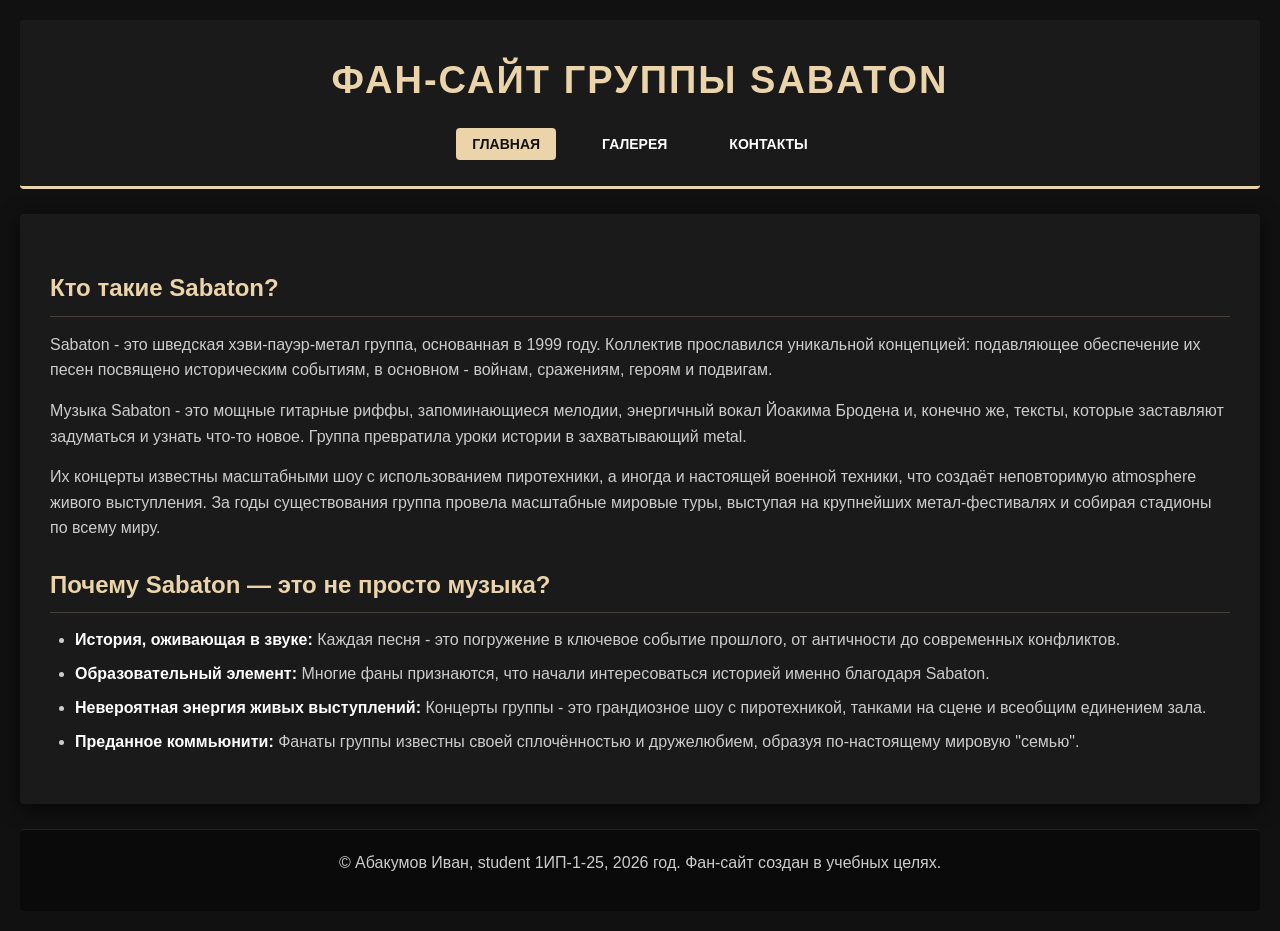
<file: index.html>
<!DOCTYPE html>
<html lang="ru">
<head>
    <meta charset="UTF-8">
    <meta name="viewport" content="width=device-width, initial-scale=1.0">
    <title>Sabaton | Фан-сайт</title>
    <link rel="stylesheet" href="style.css">  
</head>
<body>

    <header class="flex-header">
        <h1>Фан-сайт группы SABATON</h1>
        
        <nav>
            <ul>
                <li><a href="index.html" class="active">Главная</a></li>
                <li><a href="gallery.html">Галерея</a></li>
                <li><a href="contacts.html">Контакты</a></li>
            </ul>
        </nav>
    </header>

    <main>
        <section>
            <h2>Кто такие Sabaton?</h2>
            
            <p>Sabaton - это шведская хэви-пауэр-метал группа, основанная в 1999 году. Коллектив прославился уникальной концепцией: подавляющее обеспечение их песен посвящено историческим событиям, в основном - войнам, сражениям, героям и подвигам.</p>
            <p>Музыка Sabaton - это мощные гитарные риффы, запоминающиеся мелодии, энергичный вокал Йоакима Бродена и, конечно же, тексты, которые заставляют задуматься и узнать что-то новое. Группа превратила уроки истории в захватывающий metal.</p>
            <p>Их концерты известны масштабными шоу с использованием пиротехники, а иногда и настоящей военной техники, что создаёт неповторимую atmosphere живого выступления. За годы существования группа провела масштабные мировые туры, выступая на крупнейших метал-фестивалях и собирая стадионы по всему миру.</p>

            <h2>Почему Sabaton — это не просто музыка?</h2>
            
            <ul>
                <li><strong>История, оживающая в звуке:</strong> Каждая песня - это погружение в ключевое событие прошлого, от античности до современных конфликтов.</li>
                <li><strong>Образовательный элемент:</strong> Многие фаны признаются, что начали интересоваться историей именно благодаря Sabaton.</li>
                <li><strong>Невероятная энергия живых выступлений:</strong> Концерты группы - это грандиозное шоу с пиротехникой, танками на сцене и всеобщим единением зала.</li>
                <li><strong>Преданное коммьюнити:</strong> Фанаты группы известны своей сплочённостью и дружелюбием, образуя по-настоящему мировую "семью".</li>
            </ul>
        </section>
    </main>

    <footer>
        <p>© Абакумов Иван, student 1ИП-1-25, 2026 год. Фан-сайт создан в учебных целях.</p>
    </footer>

</body>
</html>
</file>
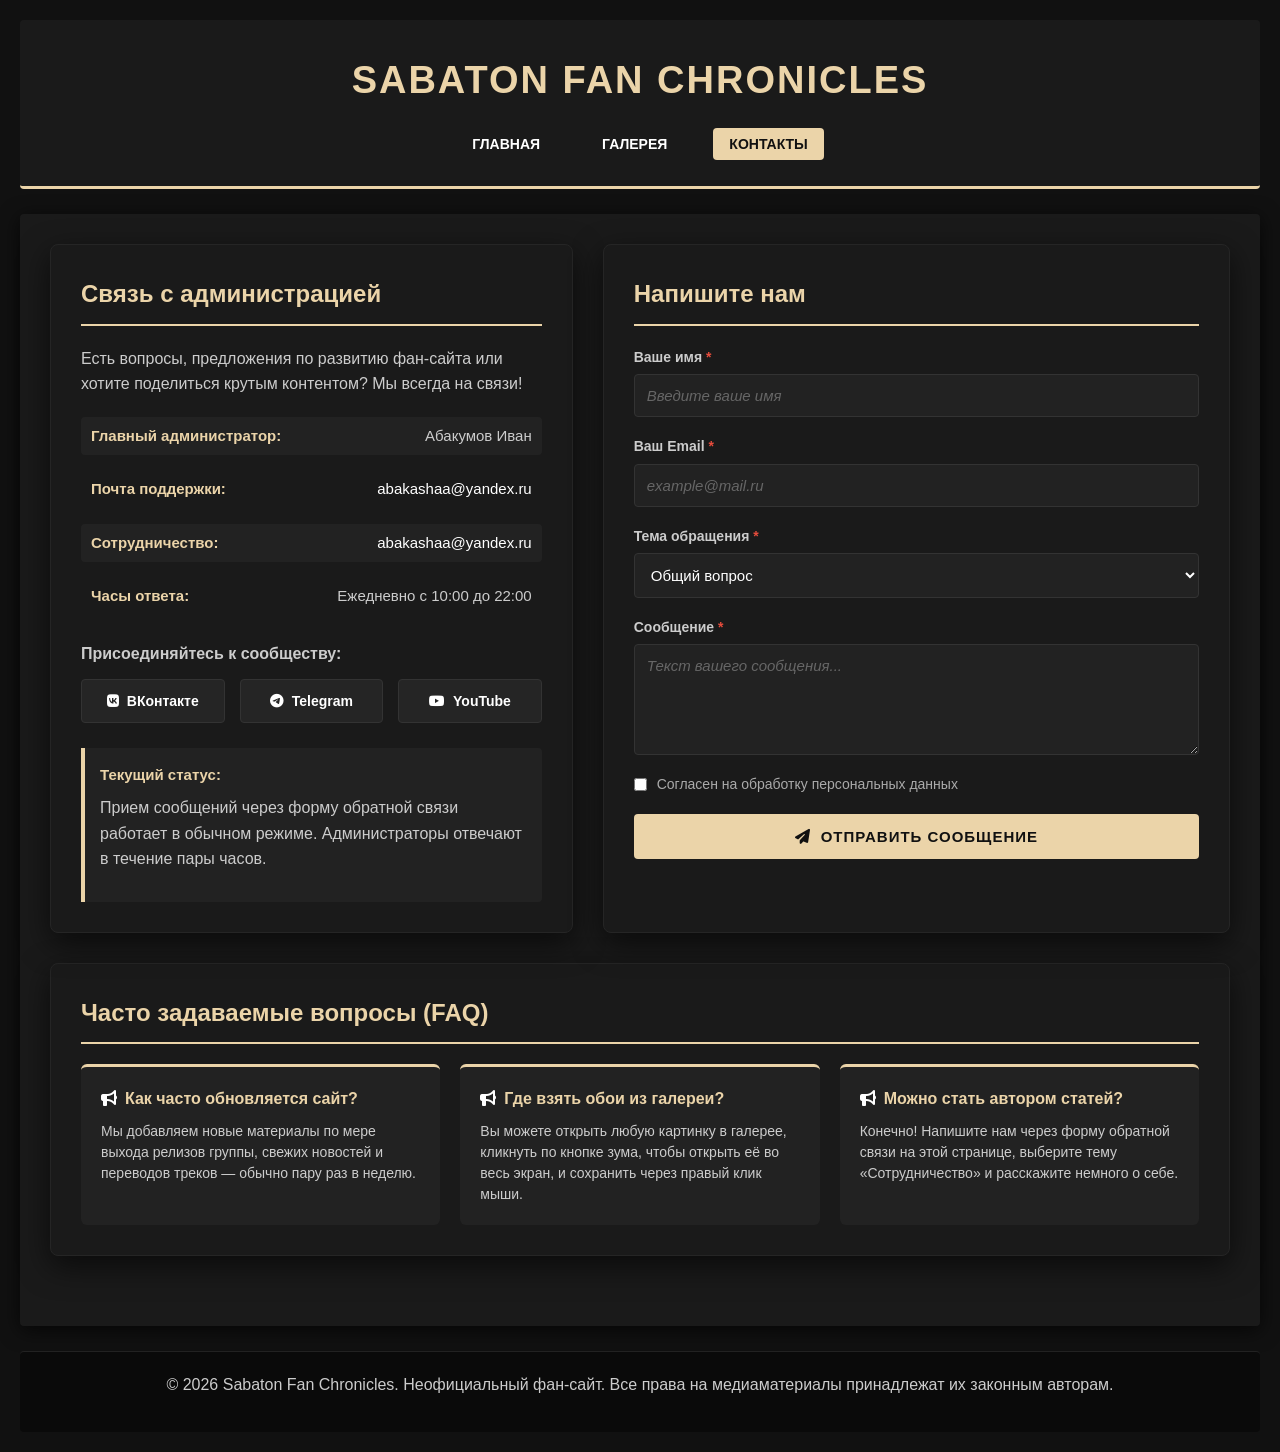
<file: contacts.html>
<!DOCTYPE html>
<html lang="ru">
<head>
    <meta charset="UTF-8">
    <meta name="viewport" content="width=device-width, initial-scale=1.0">
    <title>Контакты — Фан-сайт Sabaton</title>
    <link rel="stylesheet" href="https://cdnjs.cloudflare.com/ajax/libs/font-awesome/6.4.0/css/all.min.css">
    <link rel="stylesheet" href="style.css">
</head>
<body>

    <header class="flex-header">
        <h1>Sabaton Fan Chronicles</h1>
        <nav>
            <ul>
                <li><a href="index.html">Главная</a></li>
                <li><a href="gallery.html">Галерея</a></li>
                <li><a href="contacts.html" class="active">Контакты</a></li>
            </ul>
        </nav>
    </header>

    <main>
        <div class="contacts-container">
            
            <div class="contacts-info-block">
                <h2>Связь с администрацией</h2>
                <p>Есть вопросы, предложения по развитию фан-сайта или хотите поделиться крутым контентом? Мы всегда на связи!</p>
                
                <ul class="contacts-list">
                    <li><strong>Главный администратор:</strong> <span>Абакумов Иван</span></li>
                    <li><strong>Почта поддержки:</strong> <a href="mailto:abakashaa@yandex.ru">abakashaa@yandex.ru</a></li>
                    <li><strong>Сотрудничество:</strong> <a href="mailto:abakashaa@yandex.ru">abakashaa@yandex.ru</a></li>
                    <li><strong>Часы ответа:</strong> <span>Ежедневно с 10:00 до 22:00</span></li>
                </ul>

                <div class="social-links-block">
                    <h3>Присоединяйтесь к сообществу:</h3>
                    <div class="social-grid social-flex-container">
                        
                        <a href="https://vk.com/sabatonclub" class="social-item" target="_blank" rel="noopener noreferrer">
                            <i class="fab fa-vk"></i> ВКонтакте
                        </a>
                        
                        <a href="https://t.me/sabatonHQ" class="social-item" target="_blank" rel="noopener noreferrer">
                            <i class="fab fa-telegram-plane"></i> Telegram
                        </a>
                        
                        <a href="https://www.youtube.com/@Sabaton" class="social-item" target="_blank" rel="noopener noreferrer">
                            <i class="fab fa-youtube"></i> YouTube
                        </a>
                        
                    </div>
                </div>
                
                <div class="status-block">
                    <h3>Текущий статус:</h3>
                    <p>Прием сообщений через форму обратной связи работает в обычном режиме. Администраторы отвечают в течение пары часов.</p>
                </div>
            </div>

            <div class="contacts-form-block">
                <h2>Напишите нам</h2>
                <form class="feedback-form" action="#" method="POST">
                    
                    <div class="form-group">
                        <label for="user-name">Ваше имя</label>
                        <input type="text" id="user-name" name="name" placeholder="Введите ваше имя" required>
                    </div>

                    <div class="form-group">
                        <label for="user-email">Ваш Email</label>
                        <input type="email" id="user-email" name="email" placeholder="example@mail.ru" required>
                    </div>

                    <div class="form-group">
                        <label for="msg-subject">Тема обращения</label>
                        <select id="msg-subject" name="subject">
                            <option value="general">Общий вопрос</option>
                            <option value="content">Предложить контент/трек</option>
                            <option value="bug">Ошибка на сайте</option>
                            <option value="coop">Сотрудничество</option>
                        </select>
                    </div>

                    <div class="form-group">
                        <label for="user-message">Сообщение</label>
                        <textarea id="user-message" name="message" rows="5" placeholder="Текст вашего сообщения..." required></textarea>
                    </div>

                    <div class="form-checkbox">
                        <input type="checkbox" id="user-agreement" name="agreement" required>
                        <label for="user-agreement">Согласен на обработку персональных данных</label>
                    </div>

                    <button type="submit" class="submit-form-btn">
                        <i class="fas fa-paper-plane"></i> Отправить сообщение
                    </button>
                    
                </form>
            </div>

        </div>

        <div class="faq-container">
            <h2>Часто задаваемые вопросы (FAQ)</h2>
            <div class="faq-wrapper faq-flex-container">
                
                <div class="faq-item">
                    <h3 class="faq-question">Как часто обновляется сайт?</h3>
                    <p class="faq-answer">Мы добавляем новые материалы по мере выхода релизов группы, свежих новостей и переводов треков — обычно пару раз в неделю.</p>
                </div>

                <div class="faq-item">
                    <h3 class="faq-question">Где взять обои из галереи?</h3>
                    <p class="faq-answer">Вы можете открыть любую картинку в галерее, кликнуть по кнопке зума, чтобы открыть её во весь экран, и сохранить через правый клик мыши.</p>
                </div>

                <div class="faq-item">
                    <h3 class="faq-question">Можно стать автором статей?</h3>
                    <p class="faq-answer">Конечно! Напишите нам через форму обратной связи на этой странице, выберите тему «Сотрудничество» и расскажите немного о себе.</p>
                </div>

            </div>
        </div>
    </main>

    <footer>
        <p>&copy; 2026 Sabaton Fan Chronicles. Неофициальный фан-сайт. Все права на медиаматериалы принадлежат их законным авторам.</p>
    </footer>

    <script>
        document.querySelector('.feedback-form').addEventListener('submit', function(event) {
            event.preventDefault();
            alert('Успешно! Ваше письмо отправлено администрации сайта.');
            this.reset();
        });
    </script>
</body>
</html>
</file>
<file: style.css>
/* ==========================================================================
   1. СБРОС СТИЛЕЙ И БАЗОВЫЕ НАСТРОЙКИ (ПРАКТИЧЕСКАЯ №2 / №5)
   ========================================================================== */

/* Глобальный сброс отступов для всех элементов на странице. 
   box-sizing: border-box гарантирует, что внутренние отступы (padding) и рамки (border) 
   будут входить в общую ширину элемента, предотвращая поломку верстки. */
* {
    margin: 0;
    padding: 0;
    box-sizing: border-box; 
}

/* Базовые стили для всего документа: шрифт без засечек, 
   общий глубокий темный фон сайта, белый цвет текста и комфортная высота строк. */
body {
    font-family: 'Segoe UI', Tahoma, Verdana, sans-serif;
    background-color: #111111; 
    color: white; 
    line-height: 1.6;
    padding: 20px;
}

/* Псевдоэлемент ::selection отвечает за то, как выглядит текст, 
   когда пользователь выделяет его мышкой. Задает фирменный золотой фон и темные буквы. */
::selection {
    background-color: #ebd4a9;
    color: #111111;
}


/* ==========================================================================
   2. ШАПКА САЙТА И МЕНЮ НАВИГАЦИИ (МОДЕРНИЗАЦИЯ ПО ТЗ №5: FLEXBOX)
   ========================================================================== */

/* Блок шапки сайта. display: flex переводит элемент в режим Flexbox-контейнера.
   flex-direction: column выстраивает заголовок H1 и меню вертикально друг под другом.
   align-items: center выравнивает их строго по центру экрана, а gap создает отступ между ними. */
header {
    background-color: #1a1a1a;
    color: #ebd4a9; 
    padding: 30px 20px;
    text-align: center;
    border-radius: 4px;
    margin-bottom: 25px;
    border-bottom: 3px solid #ebd4a9;

    display: flex;
    flex-direction: column;
    align-items: center;
    gap: 20px;
}

/* Крупный заголовок сайта. text-transform: uppercase делает все буквы заглавными, 
   а letter-spacing раздвигает буквы на 2 пикселя для лучшей читаемости. */
header h1 {
    font-size: 38px;
    text-transform: uppercase;
    letter-spacing: 2px;
    margin: 0; 
}

/* Навигационный контейнер, занимающий всю доступную ширину. */
nav {
    width: 100%;
}

/* Список ссылок меню, переведенный на Flexbox. 
   justify-content: center распределяет пункты меню по центру горизонтальной оси.
   flex-wrap: wrap позволяет пунктам аккуратно переноситься на новую строку на мобильных телефонах.
   gap: 10px 30px задает гибкие отступы между строками и кнопками меню. */
nav ul {
    list-style-type: none;
    display: flex;
    justify-content: center; 
    align-items: center;
    flex-wrap: wrap; 
    gap: 10px 30px; 
}

nav ul li {
    margin: 0; 
}

/* Оформление ссылок в меню: убирается подчеркивание (text-decoration: none),
   задается жирность и внутренние отступы для формирования красивой кликабельной области.
   transition: all 0.3s плавность изменения цвета при наведении. */
nav ul li a {
    color: white;
    text-decoration: none;
    font-weight: bold;
    text-transform: uppercase;
    font-size: 14px;
    padding: 8px 16px;
    transition: all 0.3s ease;
}

/* Псевдокласс :hover (наведение курсора) и класс .active (для кнопки текущей страницы).
   При срабатывании окрашивают кнопку меню в золотой цвет, а текст делают темным. */
nav ul li a:hover, 
nav ul li a.active {
    background-color: #ebd4a9;
    color: #111111;
    border-radius: 4px;
}


/* ==========================================================================
   3. ОБЩИЕ СТИЛИ СТРАНИЦ (ГЛАВНАЯ И КОНТЕЙНЕРЫ)
   ========================================================================== */

/* Основной контейнер контента страницы. Задан темно-серый фон, внутренние отступы,
   скругление углов и мягкая тень (box-shadow) для визуального отделения от общего фона. */
main {
    background-color: #1a1a1a;
    padding: 30px;
    border-radius: 4px;
    box-shadow: 0 4px 20px rgba(0, 0, 0, 0.7);
    margin-bottom: 25px;
}

/* Подзаголовки разделов. Выделены золотым цветом, имеют нижнюю полупрозрачную рамку 
   (border-bottom), играющую роль стильного декоративного разделителя текста. */
h2 {
    color: #ebd4a9;
    font-size: 24px;
    margin: 25px 0 15px 0;
    padding-bottom: 8px;
    border-bottom: 1px solid rgba(235, 212, 169, 0.2);
}

/* Обычный текст параграфов на сайте. Сделан светло-серым (#cccccc) для снижения нагрузки на глаза. */
p {
    color: #cccccc;
    margin-bottom: 15px;
    font-size: 16px;
}

/* Внутренние маркированные списки на страницах. Смещаются вправо (margin-left) для красивой иерархии. */
main ul {
    margin-left: 25px;
    margin-bottom: 20px;
}

main ul li {
    color: #cccccc;
    margin-bottom: 10px;
    line-height: 1.5;
}

/* Выделение важного текста внутри списков чисто белым цветом. */
main ul li strong {
    color: white;
}

/* Подвал сайта (футер). Текст отцентрован, уменьшен, сделан темно-серым, 
   чтобы не отвлекать внимание, и отделен тонкой серой полосой сверху. */
footer {
    background-color: #0a0a0a;
    color: #666666;
    text-align: center;
    padding: 20px;
    border-radius: 4px;
    font-size: 13px;
    border-top: 1px solid #222222;
}


/* ==========================================================================
   4. ПРАКТИЧЕСКАЯ РАБОТА №3 И №5: СТИЛИ ДЛЯ СЕТКИ ГАЛЕРЕИ И КАРТОЧЕК
   ========================================================================== */

/* Ограничитель максимальной ширины галереи в 1200 пикселей, отцентрированный на экране. */
.gallery-container {
    max-width: 1200px;
    margin: 0 auto;
    padding: 10px 0;
}

/* Общие стили для панелей фильтрации и управления: рамка, фон, внутренние отступы. */
.controls-panel, 
.filters {
    background: #1a1a1a;
    padding: 15px 20px;
    border-radius: 4px;
    margin-bottom: 20px;
    border: 1px solid #252525;
}

/* Панель управления (счетчики и переключатели). Построена на CSS Grid: 
   первая колонка со статистикой забирает все свободное место (1fr), кнопки встают справа (auto). */
.controls-panel {
    display: grid;
    grid-template-columns: 1fr auto;
    gap: 20px;
    align-items: center;
}

/* Блок со счетчиками. Элементы выстраиваются в ряд с помощью Flexbox. */
.stats {
    display: flex;
    gap: 20px;
    flex-wrap: wrap;
}

/* Плашки счетчиков количества фото и общего числа лайков. 
   Стильная золотая полоса слева (border-left) визуально выделяет данные. */
.stat-item {
    background: #222222;
    padding: 10px 15px;
    border-radius: 4px;
    border-left: 3px solid #ebd4a9;
    font-size: 14px;
}

/* Выделение самих цифр в статистике золотым цветом и жирным начертанием. */
#image-counter, 
#total-likes {
    font-weight: bold;
    color: #ebd4a9;
}

/* Контейнер кнопок «Сетка» и «Список». Выстраивает кнопки горизонтально через Flexbox. */
.view-controls {
    display: flex;
    gap: 10px;
}

/* Стили обычных кнопок переключения вида и фильтров: темные, со скруглением и курсором-указателем. */
.view-btn, 
.filter-btn {
    background: #222222;
    color: #cccccc;
    border: 1px solid #333;
    padding: 8px 14px;
    border-radius: 4px;
    cursor: pointer;
    transition: all 0.3s;
    font-size: 13px;
}

/* Активное состояние кнопок или состояние при наведении мыши. 
   Кнопки плавно окрашиваются в фирменное золото, а текст становится черным. */
.view-btn.active, 
.view-btn:hover, 
.filter-btn.active, 
.filter-btn:hover {
    background: #ebd4a9;
    color: #111111;
    border-color: #ebd4a9;
}

.filters h3 {
    color: #ebd4a9;
    font-size: 14px;
    margin-bottom: 10px;
    text-transform: uppercase;
}

/* Горизонтальный ряд кнопок фильтров категорий на Flexbox. */
.filter-buttons {
    display: flex;
    gap: 10px;
    flex-wrap: wrap;
}

/* РЕАЛИЗАЦИЯ CSS GRID ДЛЯ СЕТКИ ГАЛЕРЕИ (Практическая №3).
   grid-template-columns: repeat(auto-fill, minmax(300px, 1fr)) автоматически 
   рассчитывает и заполняет экран колонками карточек. Ширина колонки никогда не упадет 
   ниже 300px, а если место позволяет, они будут равномерно растягиваться (1fr). */
.gallery-grid {
    display: grid;
    grid-template-columns: repeat(auto-fill, minmax(300px, 1fr));
    gap: 25px;
    margin-bottom: 40px;
}

/* Сама карточка картинки. Переведена на вертикальный Flexbox (flex-direction: column).
   height: 100% заставляет все карточки в одном ряду Grid-сетки быть строго одинаковой высоты.
   animation запускает плавное появление карточек при загрузке. */
.image-card {
    background: #1a1a1a;
    border-radius: 6px;
    overflow: hidden;
    border: 1px solid #252525;
    box-shadow: 0 4px 12px rgba(0,0,0,0.6);
    transition: all 0.3s ease;
    
    display: flex;
    flex-direction: column;
    height: 100%;
    animation: fadeIn 0.4s ease-out forwards;
}

/* Контейнер внутри карточки, где лежит картинка. overflow: hidden обрезает 
   края изображения, когда оно увеличивается от ховер-эффекта. */
.card-image {
    position: relative;
    width: 100%;
    height: 220px;
    overflow: hidden;
    background: #050505;
}

/* Обычное состояние картинки. filter делает её изначально чуть затененной 
   и убирает 15% цветности для создания сурового стиля. transition отвечает за плавность ховера. */
.gallery-img {
    width: 100%;
    height: 100%;
    object-fit: cover;
    transition: transform 0.4s ease, filter 0.4s ease;
    filter: grayscale(15%) brightness(90%);
}

/* ЭФФЕКТ НАВЕДЕНИЯ МЫШИ НА КАРТОЧКУ (Любимый вопрос преподавателей!)
   Карточка слегка приподнимается вверх (translateY), рамка подсвечивается золотом, 
   а тень вокруг становится глубже и приобретает золотистый оттенок. */
.image-card:hover {
    transform: translateY(-4px);
    border-color: #ebd4a9;
    box-shadow: 0 8px 20px rgba(235, 212, 169, 0.15);
}

/* ЭФФЕКТ ДЛЯ САМОЙ КАРТИНКИ ПРИ НАВЕДЕНИИ НА КАРТОЧКУ.
   Изображение плавно масштабируется (увеличивается на 4% за счет scale) 
   и возвращает себе 100% сочных цветов и яркости (grayscale 0%, brightness 100%). */
.image-card:hover .gallery-img {
    transform: scale(1.04);
    filter: grayscale(0%) brightness(100%);
}

/* Плашка с кнопками Лайка и Увеличения, расположенная поверх правого верхнего угла картинки. 
   Изначально она полностью прозрачна (opacity: 0). Кнопки внутри выстроены по горизонтали через Flexbox. */
.image-overlay {
    position: absolute;
    top: 12px;
    right: 12px;
    display: flex;
    gap: 8px;
    opacity: 0;
    transition: opacity 0.3s ease;
}

/* При наведении мыши на карточку плашка с кнопками плавно становится видимой (opacity: 1). */
.image-card:hover .image-overlay {
    opacity: 1;
}

/* Базовый стиль кнопок лайка и зума: полупрозрачный черный фон с эффектом размытия 
   стекла позади (backdrop-filter: blur), чтобы они четко читались на любом изображении. */
.like-btn, 
.zoom-btn {
    background: rgba(17, 17, 17, 0.85);
    color: white;
    border: 1px solid #333;
    height: 36px;
    border-radius: 4px;
    cursor: pointer;
    display: flex;
    align-items: center;
    justify-content: center;
    font-size: 13px;
    transition: all 0.2s;
    backdrop-filter: blur(3px);
}

.like-btn {
    padding: 0 12px;
}

.zoom-btn {
    width: 36px;
}

/* Если по кнопке лайка кликнули (класс .liked добавляется через JS) или на нее навели мышь — 
   она окрашивается в сочный красный армейский цвет (#e74c3c). */
.like-btn:hover, 
.like-btn.liked {
    background: #e74c3c;
    color: white;
    border-color: #e74c3c;
}

/* Ховер кнопки увеличения (лупы): окрашивание в золото. */
.zoom-btn:hover {
    background: #ebd4a9;
    color: #111111;
    border-color: #ebd4a9;
}

/* Меняет начертание иконки сердца на полностью залитое, когда лайк активен. */
.like-btn.liked i {
    font-weight: 900;
}

.like-count {
    font-weight: bold;
    margin-left: 5px;
}

/* Текстовый блок внутри карточки. display: flex с flex-direction: column делают его 
   внутренним флекс-контейнером. flex-grow: 1 заставляет блок занимать все оставшееся место по вертикали.
   justify-content: space-between раздвигает элементы: тексты прижимаются к верху, а нижняя часть — к низу.
   Благодаря этому кнопки и даты во всех карточках всегда выстроены по одной ровной линии! */
.card-content {
    padding: 18px;
    display: flex;
    flex-direction: column;
    flex-grow: 1;
    justify-content: space-between; 
}

/* Дополнительный контейнер для заголовка, даты и описания, удерживающий их вместе. */
.card-text-wrapper {
    margin-bottom: 12px;
}

.image-title {
    color: #ebd4a9;
    font-size: 18px;
    margin-bottom: 5px;
    text-transform: uppercase;
}

.image-date {
    color: #777777;
    font-size: 12px;
    margin-bottom: 10px;
}

.image-description {
    color: #cccccc;
    font-size: 14px;
    line-height: 1.5;
}

/* Важнейший вспомогательный класс. Используется в JavaScript для мгновенного 
   скрытия карточек, не подходящих под выбранный фильтр (категорию). */
.hidden {
    display: none !important;
}

/* Ключевые кадры анимации плавного появления карточек (смещение снизу вверх с проявлением прозрачности). */
@keyframes fadeIn {
    from {
        opacity: 0;
        transform: translateY(10px);
    }
    to {
        opacity: 1;
        transform: translateY(0);
    }
}

/* МОДИФИКАТОР РЕЖИМА ПОКАЗА «СПИСОК» (Практическая №3).
   Включается через JS. Отменяет многоколоночную сетку, выстраивая карточки строго в 1 колонку. */
.gallery-grid.list-layout {
    grid-template-columns: 1fr !important;
    gap: 20px;
}

/* Карточка в режиме списка перестраивает направление осей Flexbox (flex-direction: row).
   Теперь картинка встает СЛЕВА, а текстовый контент — СПРАВА. */
.gallery-grid.list-layout .image-card {
    flex-direction: row !important; 
    align-items: stretch;
    width: 100%;
}

/* Фиксирует ширину картинки в режиме горизонтального списка, чтобы она не сжималась. */
.gallery-grid.list-layout .card-image {
    width: 320px;
    min-width: 320px;
    height: 100% !important;
    min-height: 210px;
}

.gallery-grid.list-layout .card-content {
    padding: 22px;
    justify-content: center; 
}

/* Полноэкранный просмотрщик изображений (Модальное окно Lightbox). 
   Изначально полностью скрыт с экрана (display: none). Размещается поверх всего сайта за счет z-index: 2000. */
.lightbox {
    display: none;
    position: fixed;
    z-index: 2000;
    left: 0;
    top: 0;
    width: 100%;
    height: 100%;
    background-color: rgba(0, 0, 0, 0.93);
    justify-content: center;
    align-items: center;
    flex-direction: column;
    opacity: 0;
    transition: opacity 0.3s ease;
}

/* Класс включается через JS при клике на лупу. display: flex активирует показ окна, 
   а opacity: 1 плавно делает его видимым. */
.lightbox.show {
    display: flex;
    opacity: 1;
}

/* Сама большая картинка внутри модального окна. Имеет белую рамку, скругления углов 
   и эффект масштабирования (scale) для красивого вылета при открытии. */
.lightbox-content {
    max-width: 85%;
    max-height: 80%;
    border: 3px solid #fff;
    border-radius: 6px;
    box-shadow: 0 0 25px rgba(255, 255, 255, 0.25);
    transform: scale(0.9);
    transition: transform 0.3s ease;
}

.lightbox.show .lightbox-content {
    transform: scale(1);
}

/* Подпись под большой картинкой (название трека/альбома). */
#lightbox-caption {
    margin-top: 15px;
    color: #ddd;
    font-size: 1.2rem;
    text-align: center;
    max-width: 80%;
}

/* Кнопка «Крестик» для закрытия модального окна. Размещена в правом верхнем углу. */
.lightbox-close {
    position: absolute;
    top: 20px;
    right: 35px;
    color: #fff;
    font-size: 45px;
    font-weight: bold;
    cursor: pointer;
    transition: color 0.2s, transform 0.2s;
}

/* При наведении на крестик он плавно увеличивается и желтеет. */
.lightbox-close:hover {
    color: #ffcc00;
    transform: scale(1.1);
}


/* ==========================================================================
   5. СТРАНИЦА КОНТАКТОВ И ФОРМА ОБРАТНОЙ СВЯЗИ (ПРАКТИЧЕСКАЯ №4 / №5)
   ========================================================================== */

/* Двухколоночный макет для страницы контактов на CSS Grid: 
   информационный блок занимает левую часть (1fr), форма — правую (1.2fr). */
.contacts-container {
    display: grid;
    grid-template-columns: 1fr 1.2fr;
    gap: 30px;
    max-width: 1200px;
    margin: 0 auto 30px;
}

/* Выполнение требований ТЗ №4: overflow: hidden контролирует переполнение контента,
   border-radius скругляет углы блоков, а box-shadow создает объемные тени. */
.contacts-info-block, 
.contacts-form-block, 
.faq-container {
    background-color: #1a1a1a;
    padding: 30px;
    border-radius: 8px; 
    border: 1px solid #252525;
    box-shadow: 0 10px 30px rgba(0, 0, 0, 0.6); 
    overflow: hidden; 
}

.contacts-info-block h2, 
.contacts-form-block h2, 
.faq-container h2 {
    color: #ebd4a9;
    font-size: 24px;
    margin-top: 0;
    margin-bottom: 20px;
    padding-bottom: 10px;
    border-bottom: 2px solid #ebd4a9;
}

.contacts-list {
    list-style: none;
    padding: 0;
    margin: 20px 0;
}

/* Каждая строчка контактных данных выровнена по горизонтали через Flexbox.
   justify-content: space-between разносит название контакта влево, а значение — вправо. */
.contacts-list li {
    margin-bottom: 15px;
    font-size: 15px;
    display: flex;
    justify-content: space-between;
    align-items: center;
    padding: 8px 10px;
}

/* Выполнение требования ТЗ №4 о чередовании стилей строк.
   Селектор :nth-child(odd) автоматически выбирает каждую СВЕРХУ НЕЧЕТНУЮ строчку списка 
   и задает ей чуть более светлый фон для удобства чтения (эффект зебры). */
.contacts-list li:nth-child(odd) {
    background-color: #222222;
    border-radius: 4px;
}

.contacts-list li strong {
    color: #ebd4a9;
}

.contacts-list li a {
    color: #ffffff;
    text-decoration: none;
    transition: color 0.2s;
}

.contacts-list li a:hover {
    color: #ebd4a9;
    text-decoration: underline;
}

.social-links-block {
    margin: 25px 0;
}

.social-links-block h3 {
    font-size: 16px;
    color: #cccccc;
    margin-bottom: 12px;
}

/* Контейнер кнопок соцсетей переведен на Flexbox по ТЗ №5 для гибкого выравнивания. */
.social-grid {
    display: flex;
    gap: 15px;
}

/* Каждая отдельная кнопка соцсети. flex: 1 заставляет кнопки иметь абсолютно 
   одинаковую ширину и поровну делить свободное пространство. Flexbox внутри центрирует иконку и текст. */
.social-item {
    flex: 1;
    display: flex;
    align-items: center;
    justify-content: center;
    gap: 8px;
    background-color: #252525;
    color: white;
    text-decoration: none;
    padding: 10px;
    border-radius: 4px;
    font-size: 14px;
    font-weight: bold;
    transition: all 0.3s ease;
    border: 1px solid #333;
}

/* При наведении на соцсеть кнопка плавно заливается золотом, приподнимается (translateY) 
   и обзаводится мягким золотистым свечением тени. */
.social-item:hover {
    background-color: #ebd4a9;
    color: #111111;
    transform: translateY(-2px);
    box-shadow: 0 4px 10px rgba(235, 212, 169, 0.2);
}

/* Блок графика работы. Выделен золотой рамкой слева (border-left). */
.status-block {
    background-color: #222222;
    padding: 15px;
    border-left: 4px solid #ebd4a9;
    border-radius: 0 4px 4px 0;
    font-size: 14px;
}

.status-block h3 {
    margin: 0 0 8px 0;
    color: #ebd4a9;
    font-size: 15px;
}

.instruction-text {
    margin-top: 10px;
    color: #aaaaaa;
    font-style: italic;
}

/* Внедрение Flexbox в структуру формы обратной связи по ТЗ №5.
   Элементы и инпуты выстраиваются строгой вертикальной колонкой с отступами в 18px. */
.feedback-form {
    display: flex;
    flex-direction: column;
    gap: 18px;
}

/* Группа «название поля + инпут». Выстраивается вертикально через Flexbox. */
.form-group {
    display: flex;
    flex-direction: column;
    gap: 6px;
}

.form-group label {
    font-size: 14px;
    color: #cccccc;
    font-weight: bold;
}

/* Псевдоэлемент ::placeholder отвечает за оформление серых текстовых 
   подсказок-ориентиров внутри пустых полей ввода. */
.feedback-form input::placeholder, 
.feedback-form textarea::placeholder {
    color: #666666;
    font-style: italic;
}

/* Общие стили для полей ввода, селекта выбора темы и текстовой зоны сообщения. */
.feedback-form input[type="text"], 
.feedback-form input[type="email"], 
.feedback-form select, 
.feedback-form textarea {
    background-color: #222222;
    color: white;
    border: 1px solid #333;
    padding: 12px;
    border-radius: 4px;
    font-size: 15px;
    font-family: inherit;
    transition: all 0.3s ease;
}

/* Псевдокласс :focus (Критично для ТЗ №4!). Срабатывает, когда пользователь кликает 
   внутрь поля ввода. Поле плавно подсвечивается золотой рамкой и обзаводится мягким неоновым свечением. */
.feedback-form input:focus, 
.feedback-form select:focus, 
.feedback-form textarea:focus {
    outline: none;
    border-color: #ebd4a9;
    background-color: #282828;
    box-shadow: 0 0 8px rgba(235, 212, 169, 0.2);
}

/* Псевдокласс :focus:invalid (Интерактивная валидация ошибок по ТЗ №4).
   Если поле является обязательным, но пользователь ввел данные некорректно (например, забыл знак @ в email), 
   то при фокусе рамка и свечение поля автоматически перекрашиваются в тревожный красный цвет. */
.feedback-form input:focus:invalid, 
.feedback-form textarea:focus:invalid {
    border-color: #e74c3c;
    box-shadow: 0 0 8px rgba(230, 76, 60, 0.2);
}

/* Псевдоэлемент ::after (Автоматизация оформления по ТЗ №4).
   Находит каждый тег label обязательного поля и автоматически дописывает после него 
   красную звездочку (*), избавляя от необходимости прописывать её вручную в HTML. */
.form-group label::after {
    content: " *";
    color: #e74c3c;
}

/* Контейнер чекбокса согласия. Элементы (квадратик и текст) выровнены по центру через Flexbox. */
.form-checkbox {
    display: flex;
    align-items: center;
    gap: 10px;
    font-size: 14px;
    color: #aaaaaa;
    cursor: pointer;
}

/* Псевдокласс :checked и соседний селектор (+). 
   Когда пользователь ставит галочку в чекбокс, текст метки <label> позади него 
   автоматически меняет цвет на золотой и становится жирным. */
.form-checkbox input:checked + label {
    color: #ebd4a9;
    font-weight: bold;
}

/* Мощная золотая кнопка отправки формы на Flexbox. Иконка самолетика и текст идеально отцентрированы. */
.submit-form-btn {
    background-color: #ebd4a9;
    color: #111111;
    border: none;
    padding: 14px;
    font-size: 15px;
    font-weight: bold;
    text-transform: uppercase;
    letter-spacing: 1px;
    border-radius: 4px;
    cursor: pointer;
    transition: all 0.3s ease;
    
    display: flex;
    align-items: center;
    justify-content: center;
    gap: 10px;
}

.submit-form-btn:hover {
    background-color: white;
    box-shadow: 0 5px 15px rgba(255, 255, 255, 0.1);
}


/* ==========================================================================
   6. ДОПОЛНИТЕЛЬНЫЙ БЛОК: FAQ (ЧАСТО ЗАДАВАЕМЫЕ ВОПРОСЫ)
   ========================================================================== */

.faq-container {
    max-width: 1200px;
    margin: 0 auto 40px;
}

/* Сетка вопросов FAQ построена на трехколонном CSS Grid. */
.faq-wrapper {
    display: grid;
    grid-template-columns: 1fr 1fr 1fr;
    gap: 20px;
}

.faq-item {
    background-color: #222222;
    padding: 20px;
    border-radius: 6px;
    border-top: 3px solid #ebd4a9; /* Верхняя золотая рамка карточки вопроса */
}

.faq-question {
    font-size: 16px;
    color: #ebd4a9;
    margin-top: 0;
    margin-bottom: 10px;
    line-height: 1.4;
}

/* Псевдоэлемент ::before (Декоративные элементы по ТЗ №4).
   Автоматически внедряет иконку военного рупора из шрифта FontAwesome 
   прямо перед текстом каждого вопроса, задавая отступ и белый цвет. */
.faq-question::before {
    content: "\f0a1";
    font-family: "Font Awesome 6 Free";
    font-weight: 900;
    margin-right: 8px;
    color: white;
}

.faq-answer {
    font-size: 14px;
    color: #cccccc;
    margin: 0;
    line-height: 1.5;
}


/* ==========================================================================
   7. МЕДИА-ЗАПРОСЫ (АДАПТИВНОСТЬ ДЛЯ ЭКРАНОВ ОТ 320PX И ВЫШЕ ПО ТЗ №5)
   ========================================================================== */

/* Если ширина экрана падает ниже 900px, трехколоночная сетка FAQ перестраивается в 1 колонку. */
@media (max-width: 900px) {
    .faq-wrapper {
        grid-template-columns: 1fr;
    }
}

/* ГЛАВНЫЙ МОБИЛЬНЫЙ МЕДИА-ЗАПРОС ДЛЯ ЭКРАНОВ МЕНЬШЕ 768PX (Адаптация Flexbox по ТЗ №5). */
@media (max-width: 768px) {
    header {
        padding: 20px 15px;
        gap: 15px;
    }

    header h1 {
        font-size: 28px; 
    }

    /* МАГИЯ АДАПТИВНОСТИ МЕНЮ: Переводим ось флексов на вертикальную колонку.
       Пункты меню встают ровным вертикальным списком друг под друга. */
    nav ul {
        flex-direction: column; 
        gap: 10px;
        width: 100%;
    }

    nav ul li {
        width: 100%;
    }

    /* Ссылки меню превращаются в блочные элементы (display: block) и растягиваются во всю 
       ширину экрана смартфона. По ним теперь максимально удобно попадать пальцем. */
    nav ul li a {
        display: block; 
        padding: 10px;
        text-align: center;
    }

    /* Схлопываем двухколоночную Grid-панель управления в 1 колонку с центрированием текстов. */
    .controls-panel {
        grid-template-columns: 1fr;
        text-align: center;
    }
    
    .stats {
        justify-content: center;
    }

    .view-controls {
        justify-content: center;
    }

    /* Если на мобилке включен режим «Список», мы через !important заставляем карточки 
       снова собраться по вертикали (column), чтобы картинки не сжимались в кашу. */
    .gallery-grid.list-layout .image-card {
        flex-direction: column !important; 
    }

    .gallery-grid.list-layout .card-image {
        width: 100%;
        min-width: 100%;
        height: 220px !important;
    }
    
    /* Двухколоночный макет контактов (информация + форма) на телефонах превращается в 1 ровную колонку. */
    .contacts-container {
        grid-template-columns: 1fr;
        padding: 0 15px;
    }

    .faq-container {
        margin: 0 15px 40px;
    }

    /* Кнопки соцсетей перестраиваются во флекс-колонку и встают вертикальным стеком. */
    .social-grid {
        flex-direction: column; 
        gap: 10px;
    }
}
</file>
